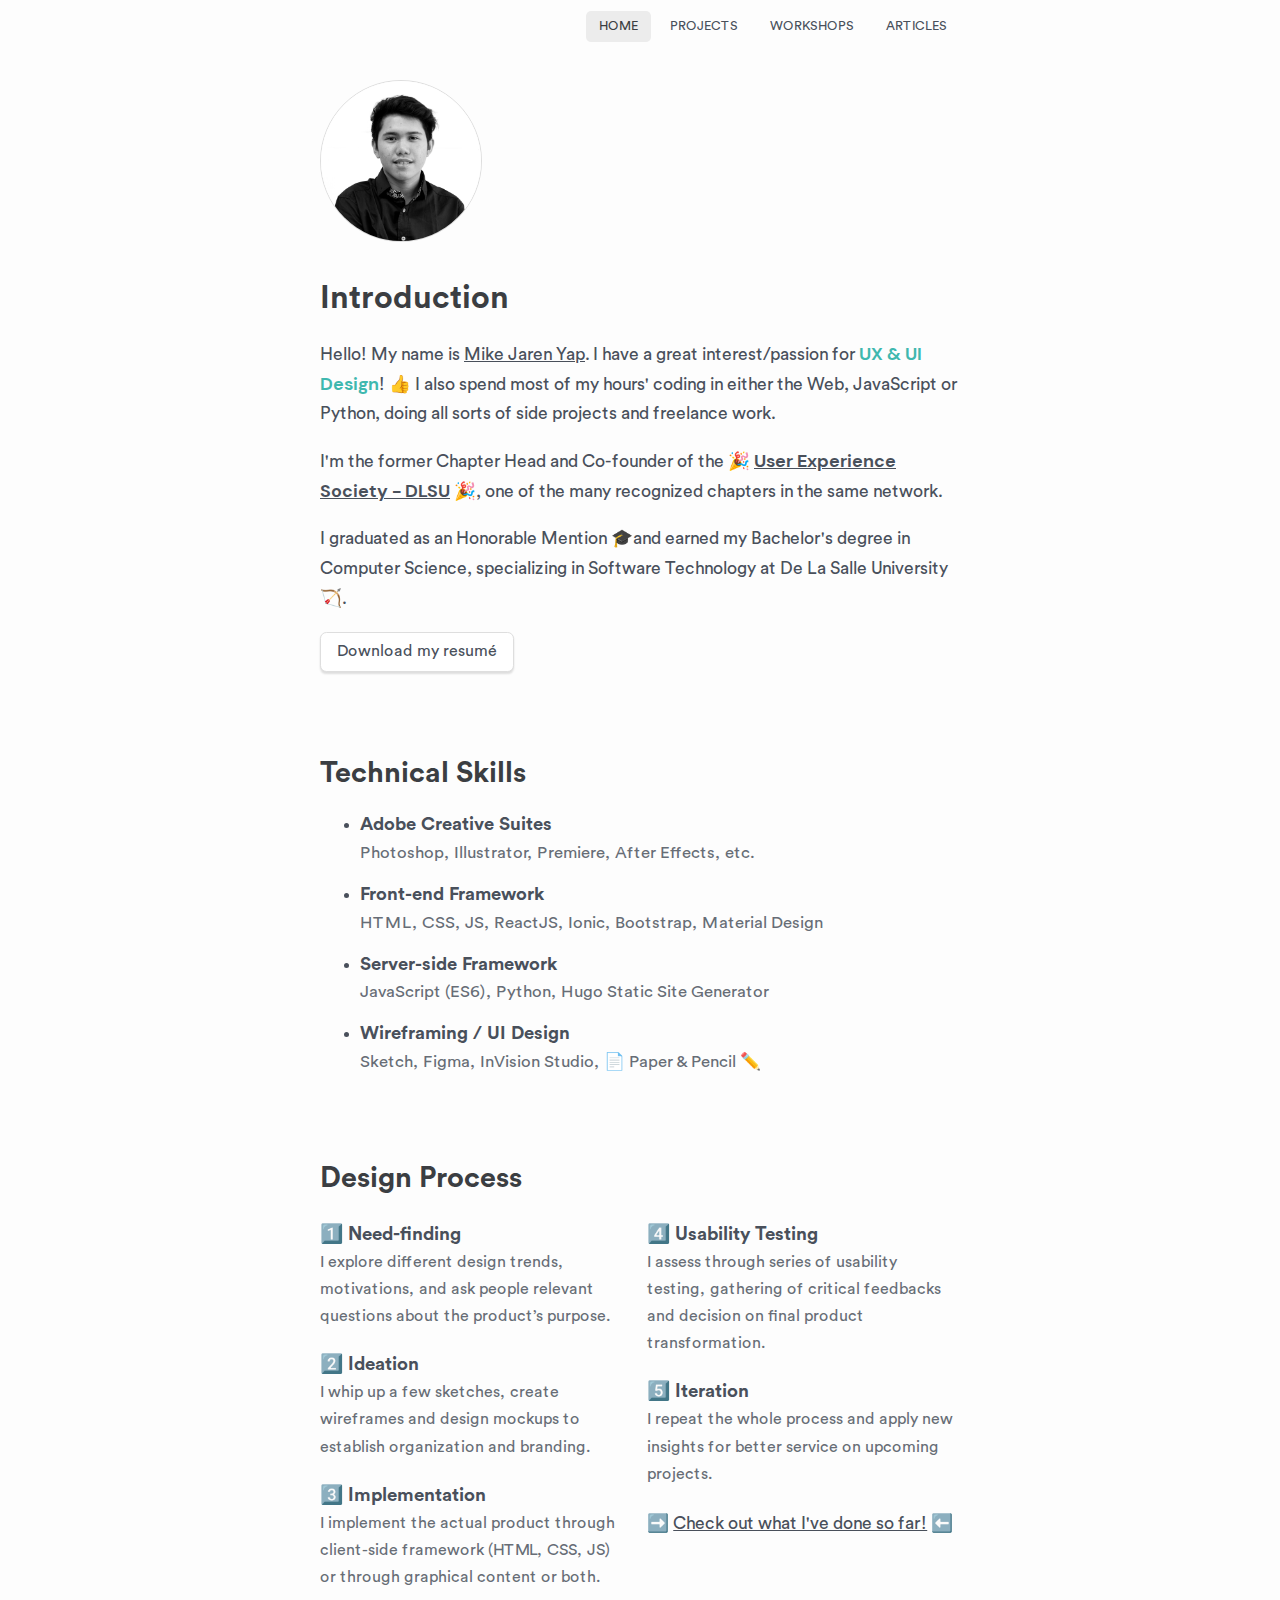
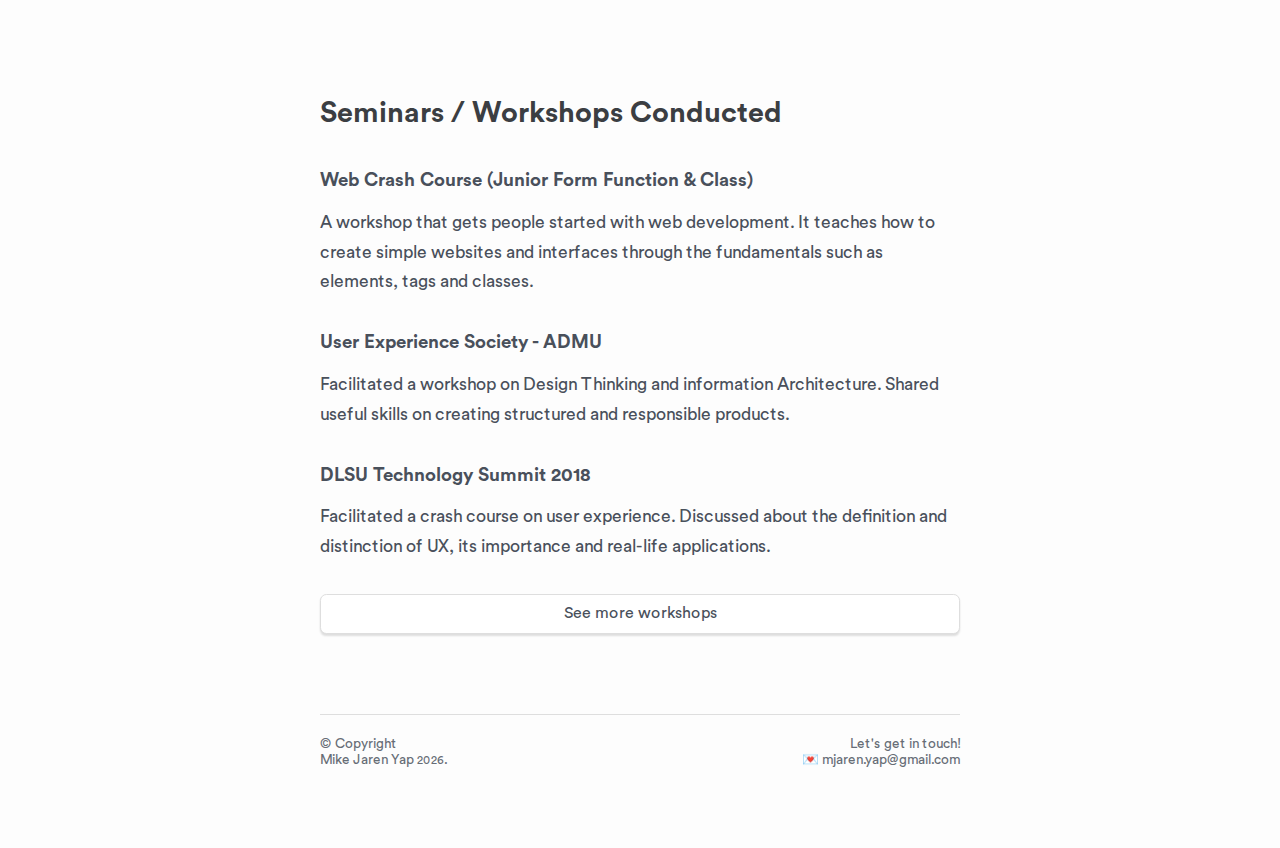
<file: index.html>
<!DOCTYPE html>
<html>
	<head>
		<title>Mike Jaren Yap | Product Engineer / UI & UX Designer</title>
		<!-- meta -->
		<meta charset="utf-8" />
		<meta name="viewport" content="width=device-width, initial-scale=1.0" />
		<!-- links -->
		<link rel="stylesheet" type="text/css" href="css/main.css" />
		<link rel="stylesheet" href="https://use.fontawesome.com/releases/v5.8.1/css/all.css" integrity="sha384-50oBUHEmvpQ+1lW4y57PTFmhCaXp0ML5d60M1M7uH2+nqUivzIebhndOJK28anvf" crossorigin="anonymous" />
		<link rel="shortcut icon" type="image/png" href="assets/images/favicon.png" />
		<!-- javascripts -->
		<script src="js/jquery-3.3.1.js" type="text/javascript"></script>
		<script src="js/fancy.js" type="text/javascript"></script>
		<!--<script src="js/nav.js" type="text/javascript"></script>-->
	</head>
	<body>
		<nav id="main-nav">
			<div class="wrapper flex-end">
				<ul>
					<a href="index.html"><li class="active">Home</li></a>
					<a href="projects.html"><li>Projects</li></a>
					<a href="workshops.html"><li>Workshops</li></a>
					<a href="https://medium.com/@mjaren.yap" target="blank"><li>Articles</li></a>
				</ul>
			</div>
		</nav>
		<header class="hide">
			<div class="wrapper">
				<img src="assets/images/profile.png" id="profile" />
				<div class="content-wrapper">
					<h1>Introduction</h1>
					<p>
						Hello! My name is <a href="https://www.facebook.com/mjarenyap" target="blank"><u>Mike Jaren Yap</u></a>. I have a great interest/passion for <b class="color">UX & UI Design</b>! 👍 I also spend most of my hours' coding in either the Web, JavaScript or Python, doing all sorts of side projects and freelance work.
					</p>
					<p>
						I'm the former Chapter Head and Co-founder of the 🎉 <a href="https://www.facebook.com/uxsocietydlsu/" target="blank"><b><u>User Experience Society - DLSU</u></b></a> 🎉, one of the many recognized chapters in the same network.
					</p>
					<p>
						I graduated as an Honorable Mention 🎓and earned my Bachelor's degree in Computer Science, specializing in Software Technology at De La Salle University 🏹.
					</p>
					<div class="flex-start flex-middle">
						<a href="https://drive.google.com/open?id=17dLy4Z3E7ffyHpW0duQCPgPSIBaGnknX" target="blank"><button>Download my resumé</button></a>
						<b class="excess">&nbsp;&nbsp;&nbsp;&nbsp;&nbsp;</b>
						<span class="social-media-wrapper">
							<a href="https://github.com/mjarenyap" target="blank"><i class="fab fa-github"></i></a>
							<a href="https://medium.com/@mjaren.yap" target="blank"><i class="fab fa-medium"></i></a>
							<a href="https://www.linkedin.com/in/mjarenyap/" target="blank"><i class="fab fa-linkedin"></i></a>
							<a href="https://www.facebook.com/mjarenyap" target="blank"><i class="fab fa-facebook"></i></a>
							<a href="https://www.instagram.com/mjarenyap/" target="blank"><i class="fab fa-instagram"></i></a>
							<!--<a href="https://dribbble.com/mjarenyap/" target="blank"><i class="fab fa-dribbble"></i></a>-->
						</span>
					</div>
				</div>
			</div>
		</header>
		<section class="hide">
			<div class="wrapper">
				<div class="content-wrapper">
					<h1>Technical Skills</h1>
					<ul>
						<li>
							<h4>Adobe Creative Suites</h4>
							<p class="gray">Photoshop, Illustrator, Premiere, After Effects, etc.</p>
						</li>
						<li>
							<h4>Front-end Framework</h4>
							<p class="gray">HTML, CSS, JS, ReactJS, Ionic, Bootstrap, Material Design</p>
						</li>
						<li>
							<h4>Server-side Framework</h4>
							<p class="gray">JavaScript (ES6), Python, Hugo Static Site Generator</p>
						</li>
						<li>
							<h4>Wireframing / UI Design</h4>
							<p class="gray">Sketch, Figma, InVision Studio, 📄 Paper & Pencil ✏️</p>
						</li>
					</ul>
				</div>
			</div>
		</section>
		<section class="hide" id="process">
			<div class="wrapper">
				<div class="content-wrapper">
					<!-- Edit description per process -->
					<h1>Design Process</h1>
					<div class="flex-between">
						<div class="phase-group">
							<div class="phase">
								<h3>1️⃣ Need-finding</h3>
								<p class="gray">
									I explore different design trends, motivations, and ask people relevant questions about the product’s purpose.
								</p>
							</div>
							<div class="phase">
								<h3>2️⃣ Ideation</h3>
								<p class="gray">
									I whip up a few sketches, create wireframes and design mockups to establish organization and branding.
								</p>
							</div>
							<div class="phase">
								<h3>3️⃣ Implementation</h3>
								<p class="gray">
									I implement the actual product through client-side framework (HTML, CSS, JS) or through graphical content or both.
								</p>
							</div>
						</div>
						<div class="phase-group">
							<div class="phase">
								<h3>4️⃣ Usability Testing</h3>
								<p class="gray">
									I assess through series of usability testing, gathering of critical feedbacks and decision on final product transformation.
								</p>
							</div>
							<div class="phase">
								<h3>5️⃣ Iteration</h3>
								<p class="gray">
									I repeat the whole process and apply new insights for better service on upcoming projects.
								</p>
							</div>
							<div class="phase">
								<p>
									➡️ 
									<a href="projects.html" class="link">Check out what I've done so far!</a>
									 ⬅️
								</p>
							</div>
						</div>
					</div>
				</div>
			</div>
		</section>
		<section class="hide" id="workshops">
			<div class="wrapper">
				<h1>Seminars / Workshops Conducted</h1>
				<div class="content-wrapper">
					<div>
						<h3>Web Crash Course (Junior Form Function & Class)</h3>
						<p>
							A workshop that gets people started with web development. It teaches how to create simple websites and interfaces through the fundamentals such as elements, tags and classes.
						</p>
					</div>
					<div>
						<h3>User Experience Society - ADMU</h3>
						<p>
							Facilitated a workshop on Design Thinking and information Architecture. Shared useful skills on  creating structured and responsible products.
						</p>
					</div>
					<div>
						<h3>DLSU Technology Summit 2018</h3>
						<p>
							Facilitated a crash course on user experience. Discussed about the definition and distinction of UX, its importance and real-life applications.
						</p>
					</div>
				</div>
				<a href="workshops.html">
					<button class="full-width">See more workshops</button>
				</a>
			</div>
		</section>
		<footer>
			<div class="wrapper flex-between">
				<p class="gray">&copy; Copyright <br/> Mike Jaren Yap <span id="copyYear"></span>.</p>
				<p class="gray right">Let's get in touch!<br/>💌 mjaren.yap@gmail.com</p>
			</div>
		</footer>
	</body>
</html>
</file>
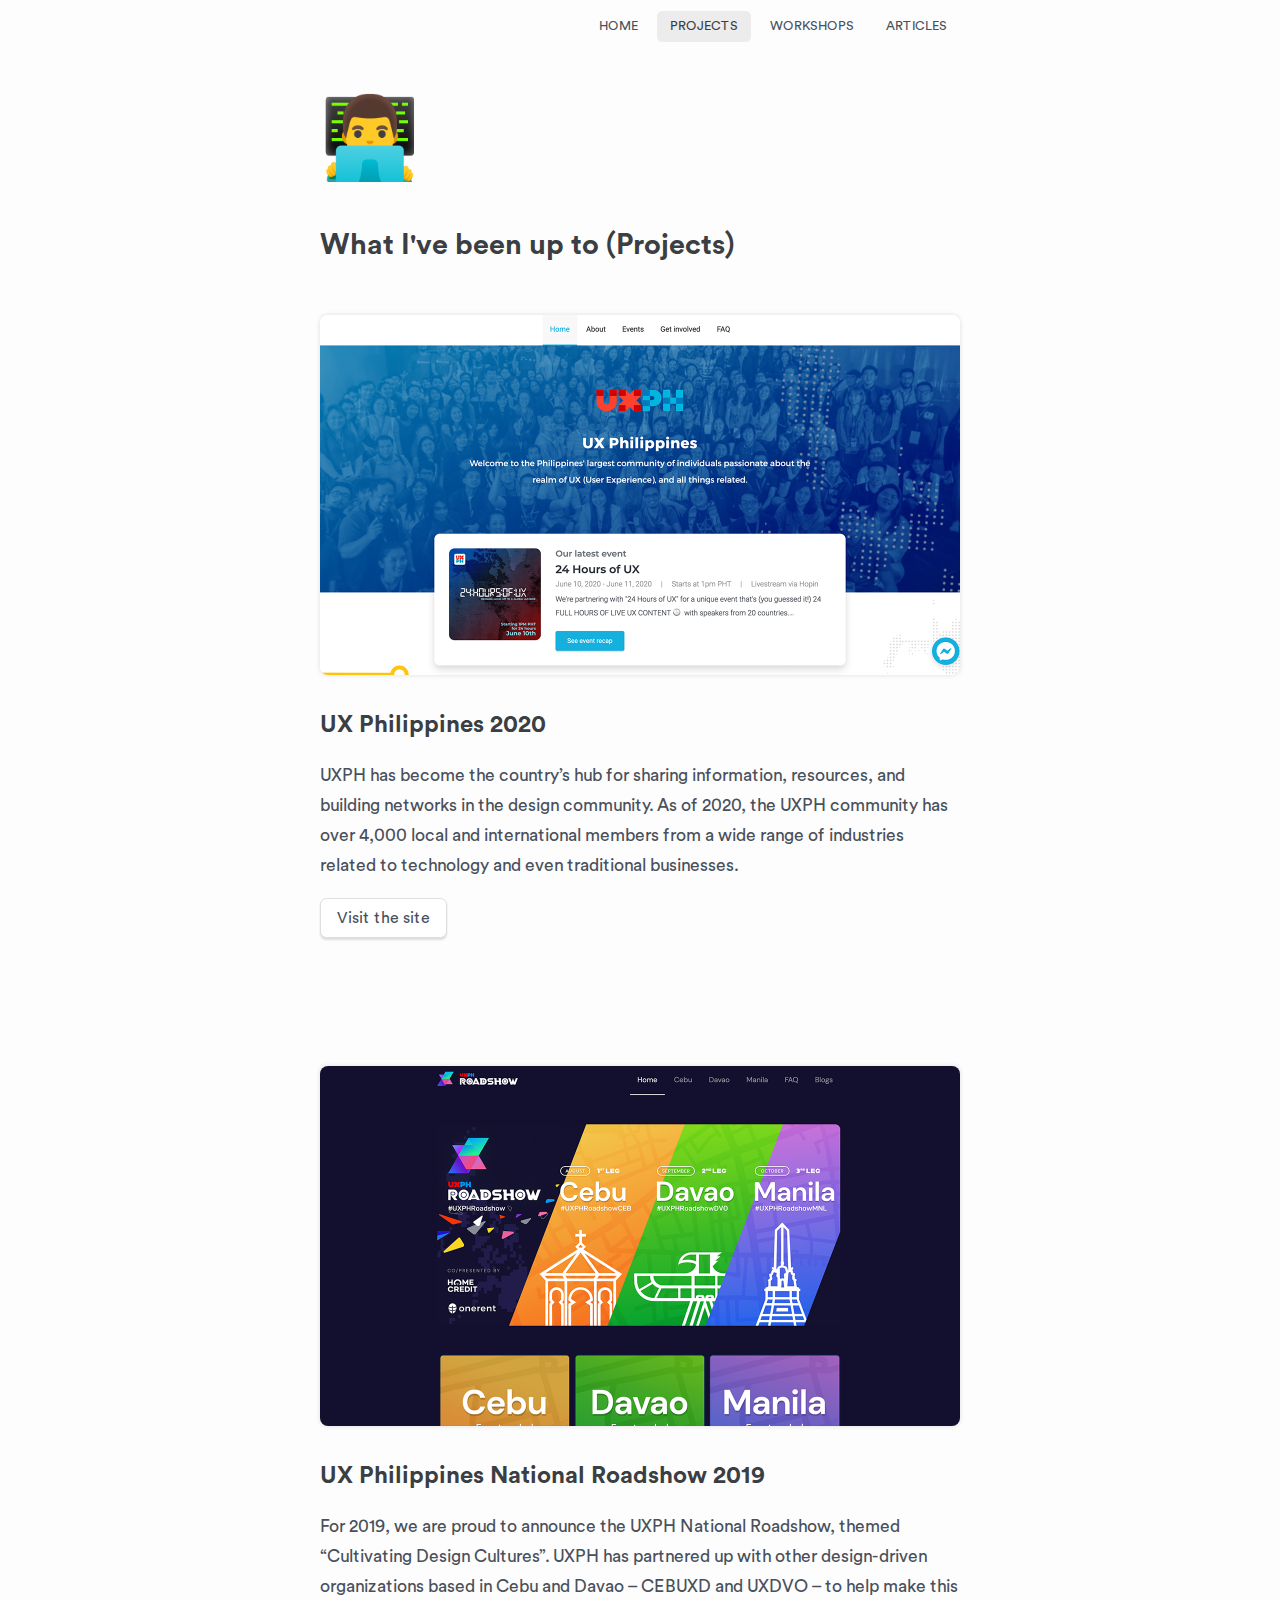
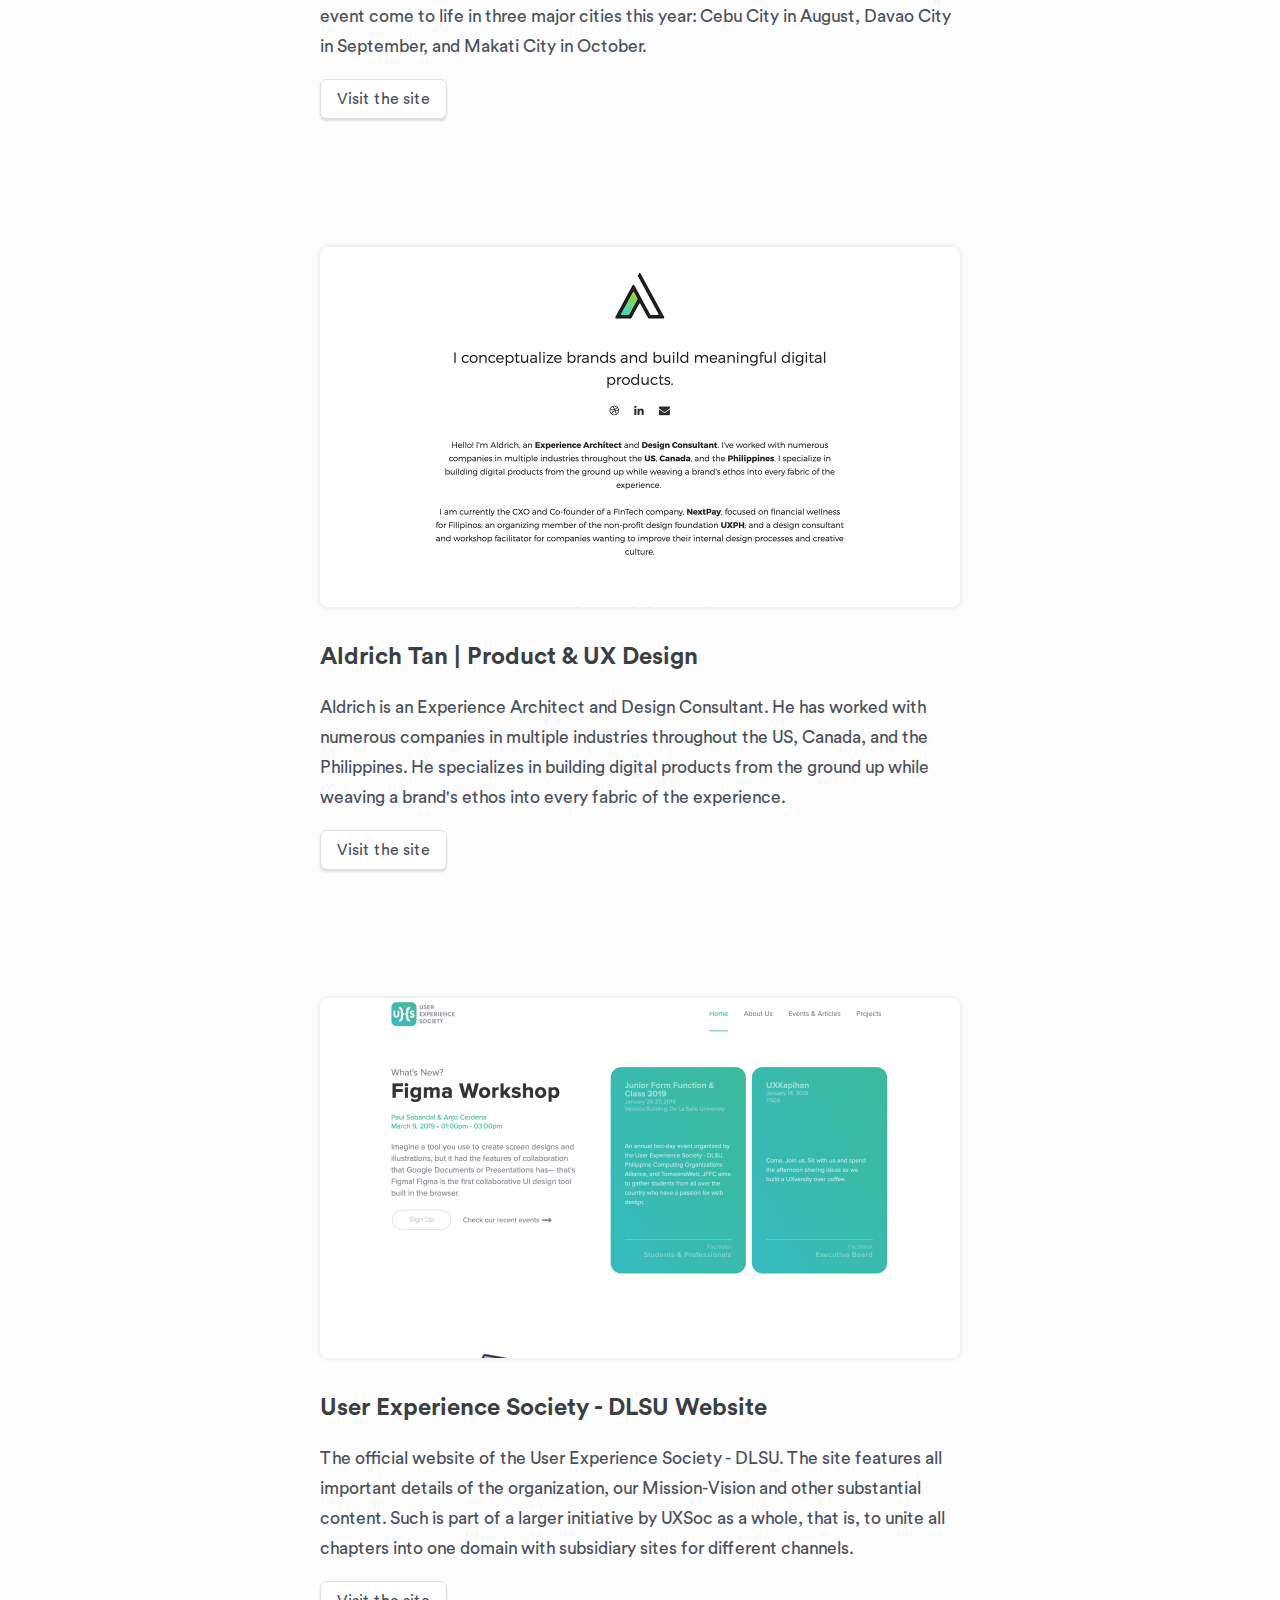
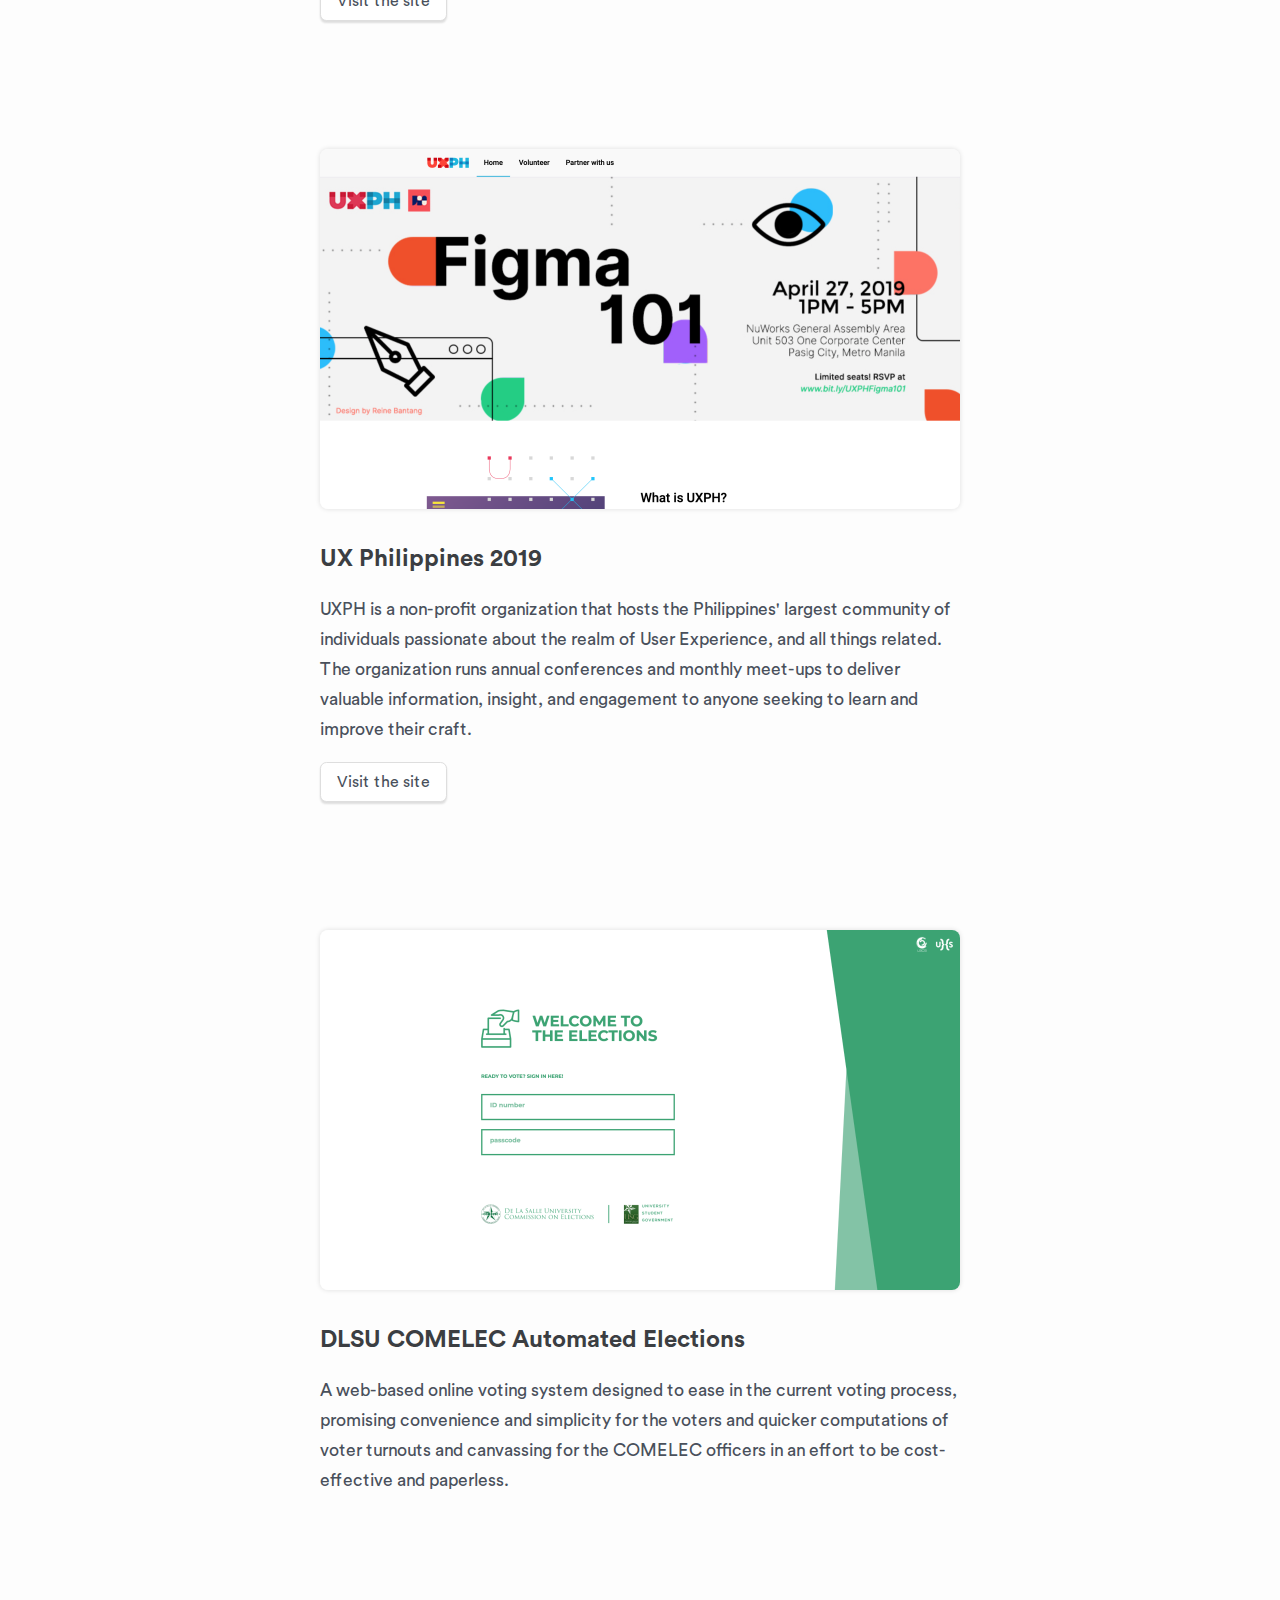
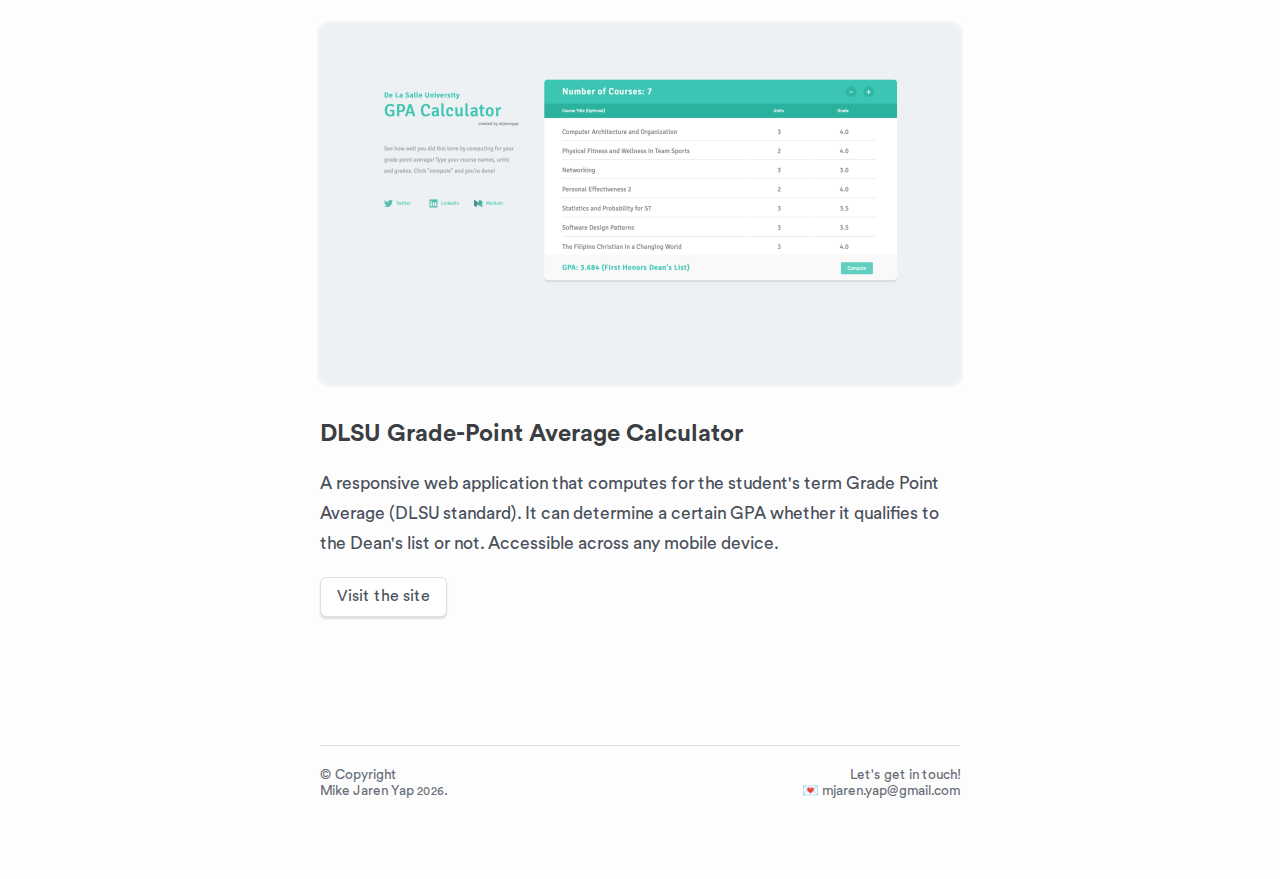
<file: projects.html>
<!DOCTYPE html>
<html>
	<head>
		<title>Projects - Mike Jaren Yap</title>
		<!-- meta -->
		<meta charset="UTF-8" />
		<meta name="viewport" content="width=device-width, initial-scale=1.0" />
		<!-- links -->
		<link rel="stylesheet" type="text/css" href="css/main.css" />
		<link rel="stylesheet" href="https://use.fontawesome.com/releases/v5.8.1/css/all.css" integrity="sha384-50oBUHEmvpQ+1lW4y57PTFmhCaXp0ML5d60M1M7uH2+nqUivzIebhndOJK28anvf" crossorigin="anonymous" />
		<link rel="shortcut icon" type="image/png" href="assets/images/favicon.png" />
		<!-- javascripts -->
		<script src="js/jquery-3.3.1.js" type="text/javascript"></script>
		<script src="js/fancy.js" type="text/javascript"></script>
		<!--<script src="js/nav.js" type="text/javascript"></script>-->
	</head>
	<body>
		<nav id="main-nav">
			<div class="wrapper flex-end">
				<ul>
					<a href="index.html"><li>Home</li></a>
					<a href="projects.html"><li class="active">Projects</li></a>
					<a href="workshops.html"><li>Workshops</li></a>
					<a href="https://medium.com/@mjaren.yap" target="blank"><li>Articles</li></a>
				</ul>
			</div>
		</nav>
		<section class="hide" id="websites">
			<div class="wrapper">
				<h1 class="featured-icons">👨‍💻</h1>
				<h1>What I've been up to (Projects)</h1>
				<div class="content-wrapper">
					<div>
						<img src="assets/project-images/uxph-2020.png" class="featured-image" />
						<h2>UX Philippines 2020</h2>
						<p>
							UXPH has become the country’s hub for sharing information, resources, and building networks in the design community. As of 2020, the UXPH community has over 4,000 local and international members from a wide range of industries related to technology and even traditional businesses.
						</p>
						<a href="https://uxph.org/" target="blank"><button>Visit the site</button></a>
					</div>
					<div>
						<img src="assets/project-images/uxph-roadshow.png" class="featured-image" />
						<h2>UX Philippines National Roadshow 2019</h2>
						<p>
							For 2019, we are proud to announce the UXPH National Roadshow, themed “Cultivating Design Cultures”. UXPH has partnered up with other design-driven organizations based in Cebu and Davao – CEBUXD and UXDVO – to help make this event come to life in three major cities this year: Cebu City in August, Davao City in September, and Makati City in October.
						</p>
						<a href="https://roadshow.uxph.org/" target="blank"><button>Visit the site</button></a>
					</div>
					<div>
						<img src="assets/project-images/aldrich.png" class="featured-image" />
						<h2>Aldrich Tan | Product & UX Design</h2>
						<p>
							Aldrich is an Experience Architect and Design Consultant. He has worked with numerous companies in multiple industries throughout the US, Canada, and the Philippines. He specializes in building digital products from the ground up while weaving a brand's ethos into every fabric of the experience.
						</p>
						<a href="http://aldrich.ca/" target="blank"><button>Visit the site</button></a>
					</div>
					<div>
						<img src="assets/project-images/uxsociety.png" class="featured-image" />
						<h2>User Experience Society - DLSU Website</h2>
						<p>
							The official website of the User Experience Society - DLSU. The site features all important details of the organization, our Mission-Vision and other substantial content. Such is part of a larger initiative by UXSoc as a whole, that is, to unite all chapters into one domain with subsidiary sites for different channels.
						</p>
						<a href="https://dlsu.uxsociety.org/" target="blank"><button>Visit the site</button></a>
					</div>
					<div>
						<img src="assets/project-images/uxph.png" class="featured-image" />
						<h2>UX Philippines 2019</h2>
						<p>
							UXPH is a non-profit organization that hosts the Philippines' largest community of individuals passionate about the realm of User Experience, and all things related. The organization runs annual conferences and monthly meet-ups to deliver valuable information, insight, and engagement to anyone seeking to learn and improve their craft.
						</p>
						<a href="https://uxph.org" target="blank"><button>Visit the site</button></a>
					</div>
					<div>
						<img src="assets/project-images/automated-elections.png" class="featured-image" />
						<h2>DLSU COMELEC Automated Elections</h2>
						<p>
							A web-based online voting system designed to ease in the current voting process, promising convenience and simplicity for the voters and quicker computations of voter turnouts and canvassing for the COMELEC officers in an effort to be cost-effective and paperless.
						</p>
					</div>
					<div>
						<img src="assets/project-images/gpa-calculator.png" class="featured-image" />
						<h2>DLSU Grade-Point Average Calculator</h2>
						<p>
							A responsive web application that computes for the student's term Grade Point Average (DLSU standard). It can determine a certain GPA whether it qualifies to the Dean's list or not. Accessible across any mobile device.
						</p>
						<a href="http://mjarenyap.github.io/gpacalculator/" target="blank"><button>Visit the site</button></a>
					</div>
				</div>
			</div>
		</section>
		<footer>
			<div class="wrapper flex-between">
				<p class="gray">&copy; Copyright <br/> Mike Jaren Yap <span id="copyYear"></span>.</p>
				<p class="gray right">Let's get in touch! <br/> 💌 mjaren.yap@gmail.com</p>
			</div>
		</footer>
	</body>
</html>
</file>
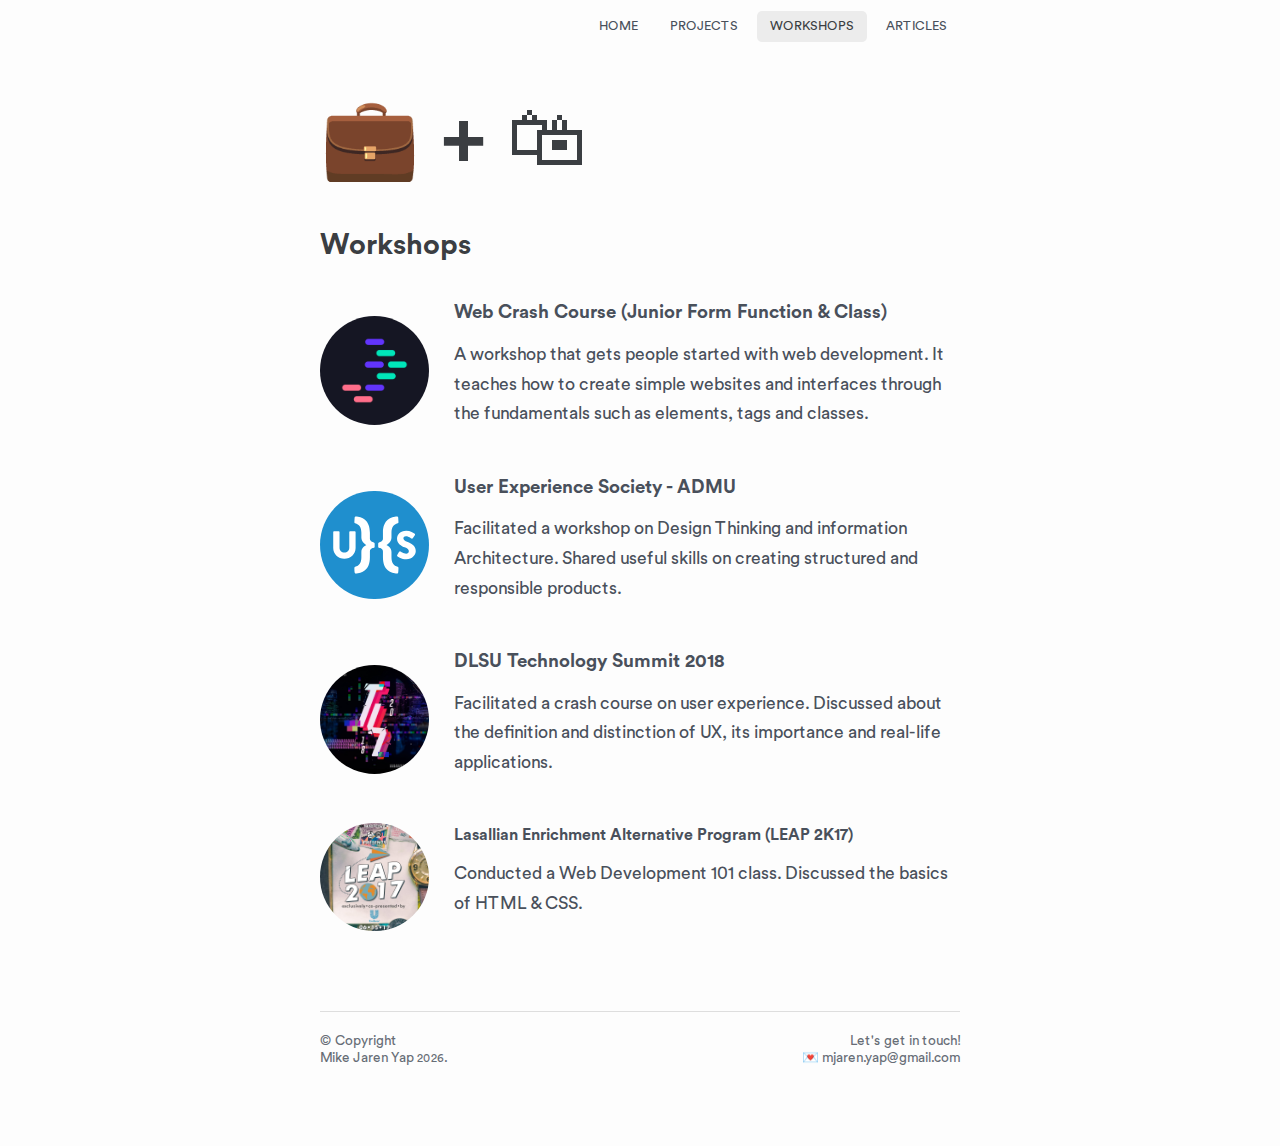
<file: workshops.html>
<!DOCTYPE html>
<html>
	<head>
		<title>Workshops - Mike Jaren Yap</title>
		<!-- meta -->
		<meta charset="UTF-8" />
		<meta name="viewport" content="width=device-width, initial-scale=1.0" />
		<!-- links -->
		<link rel="stylesheet" type="text/css" href="css/main.css" />
		<link rel="stylesheet" href="https://use.fontawesome.com/releases/v5.8.1/css/all.css" integrity="sha384-50oBUHEmvpQ+1lW4y57PTFmhCaXp0ML5d60M1M7uH2+nqUivzIebhndOJK28anvf" crossorigin="anonymous" />
		<link rel="shortcut icon" type="image/png" href="assets/images/favicon.png" />
		<!-- javascripts -->
		<script src="js/jquery-3.3.1.js" type="text/javascript"></script>
		<script src="js/fancy.js" type="text/javascript"></script>
		<!--<script src="js/nav.js" type="text/javascript"></script>-->
	</head>
	<body>
		<nav id="main-nav">
			<div class="wrapper flex-end">
				<ul>
					<a href="index.html"><li>Home</li></a>
					<a href="projects.html"><li>Projects</li></a>
					<a href="workshops.html"><li class="active">Workshops</li></a>
					<a href="https://medium.com/@mjaren.yap" target="blank"><li>Articles</li></a>
				</ul>
			</div>
		</nav>
		<section class="hide" id="workshops">
			<div class="wrapper">
				<h1 class="featured-icons">💼 + 🛍</h1>
				<h1>Workshops</h1>
				<div class="content-wrapper">
					<div class="flex-between flex-middle">
						<img src="assets/workshop-images/jffc.png" class="featured-image rounded square" />
						<div>
							<h3>Web Crash Course (Junior Form Function & Class)</h3>
							<p>
								A workshop that gets people started with web development. It teaches how to create simple websites and interfaces through the fundamentals such as elements, tags and classes.
							</p>
						</div>
					</div>
					<div class="flex-between flex-middle">
						<img src="assets/workshop-images/uxsoc-admu.svg" class="featured-image rounded square" />
						<div>
							<h3>User Experience Society - ADMU</h3>
							<p>
								Facilitated a workshop on Design Thinking and information Architecture. Shared useful skills on  creating structured and responsible products.
							</p>
						</div>
					</div>
					<div class="flex-between flex-middle">
						<img src="assets/workshop-images/tech-summit-2018.jpg" class="featured-image rounded square" />
						<div>
							<h3>DLSU Technology Summit 2018</h3>
							<p>
								Facilitated a crash course on user experience. Discussed about the definition and distinction of UX, its importance and real-life applications.
							</p>
						</div>
					</div>
					<div class="flex-between flex-middle">
						<img src="assets/workshop-images/leap2k17.jpg" class="featured-image rounded square" />
						<div>
							<h3 class="font-size-16">Lasallian Enrichment Alternative Program (LEAP 2K17)</h3>
							<p>
								Conducted a Web Development 101 class. Discussed the basics of HTML & CSS.
							</p>
						</div>
					</div>
				</div>
			</div>
		</section>
		<footer>
			<div class="wrapper flex-between">
				<p class="gray">&copy; Copyright <br/> Mike Jaren Yap <span id="copyYear"></span>.</p>
				<p class="gray right">Let's get in touch! <br/> 💌 mjaren.yap@gmail.com</p>
			</div>
		</footer>
	</body>
</html>
</file>
<file: css/main.css>
/* main stylesheet */

@import url(nav.css);
@import url(button.css);
@import url(flex.css);
@import url(section.css);
@import url(footer.css);
@import url(mediaquery.css);
@import url(utilities.css);

@font-face {
	font-family: 'Proxima-Nova';
	src: url('../assets/fonts/ProximaNova-Regular.otf') format("opentype");
}

@font-face {
	font-family: 'Proxima-Nova-Bold';
	src: url('../assets/fonts/ProximaNova-Bold.otf') format("opentype");
}

@font-face {
	font-family: 'DM-Sans';
	src: url('../assets/fonts/DMSans-Regular.ttf') format("truetype");
}

@font-face {
	font-family: 'DM-Sans-Bold';
	src: url('../assets/fonts/DMSans-Bold.ttf') format("truetype");
}

@font-face {
	font-family: 'Circular';
	src: url('../assets/fonts/CircularStd-Book.otf') format("truetype");
}

@font-face {
	font-family: 'Circular-Bold';
	src: url('../assets/fonts/CircularStd-Bold.otf') format("truetype");
}

:root {
	--white: #FDFDFD;
	--black: #3B3E42;
	--gray: #49505B;
	--pale: #ECECEC;
	--main-color: #3FB8AF;
	--line-color: #DEDEDE;

	--value-4: 0.25rem;
	--value-8: 0.5rem;
	--value-12: 0.75rem;
	--value-16: 1rem;
	--value-24: 1.5rem;
	--value-32: 2rem;
	--value-48: 3rem;
	--value-64: 4rem;
	--value-96: 6rem;
	--value-128: 8rem;
	--value-192: 12rem;
	--value-256: 16rem;
	--value-384: 24rem;
	--value-512: 32rem;
	--value-640: 40rem;
	--value-768: 48rem;

	font-family: 'Circular';
	color: var(--gray);
}

body, html {
	margin: 0;
	padding: 0;
	background-color: var(--white);
}

body {
	box-sizing: border-box;
}

h1, h2, h3, h4, h5, h6 {
	margin: 0;
	padding: 0;
	font-weight: lighter;
	font-family: 'Circular-Bold';
	line-height: 1.5em;
	color: var(--black);
}

header h1 {
	font-size: 2em;
}

h1 {
	font-size: 1.8em;
}

h1.featured-icons {
	font-size: 5em;
	margin: 0.3em 0;
}

h3 {
	color: var(--gray);
}

h4 {
	font-size: 1.1em;
	font-weight: lighter;
	color: var(--gray);
}

b {
	font-family: 'DM-Sans-Bold';
	font-weight: lighter;
}

.color {
	color: var(--main-color);
}

p {
	margin: 1em 0;
	padding: 0;
	font-size: 1.1em;
	line-height: 1.7em;
}

p.right{
	text-align: right;
}

p.gray {
	margin: 0;
	color: #676D76;
	font-size: 1em;
}

ul li, ol li {
	font-size: 1.05em;
	margin: 0.8em 0;
}

a {
	color: var(--gray);
	text-decoration: none;
}

a.link {
	text-decoration: underline;
}

span {
	display: inline-block;
}

div.wrapper {
	margin: 5em auto;
	max-width: 40em;
}

a > i.fab {
	font-size: 1.5em;
	padding: 0.4em 0.5em;
	border-radius: 0.4em;
	transition: ease all 0.3s;
}

a > i.fab:hover {
	background-color: var(--pale);
}

#profile {
	width: 10em;
	display: block;
	border: thin solid var(--line-color);
	border-radius: 100%;
	margin-bottom: 2em;
}

header, section {
	transition: ease all 0.7s;
}

header.hide, section.hide {
	opacity: 0;
}
</file>
